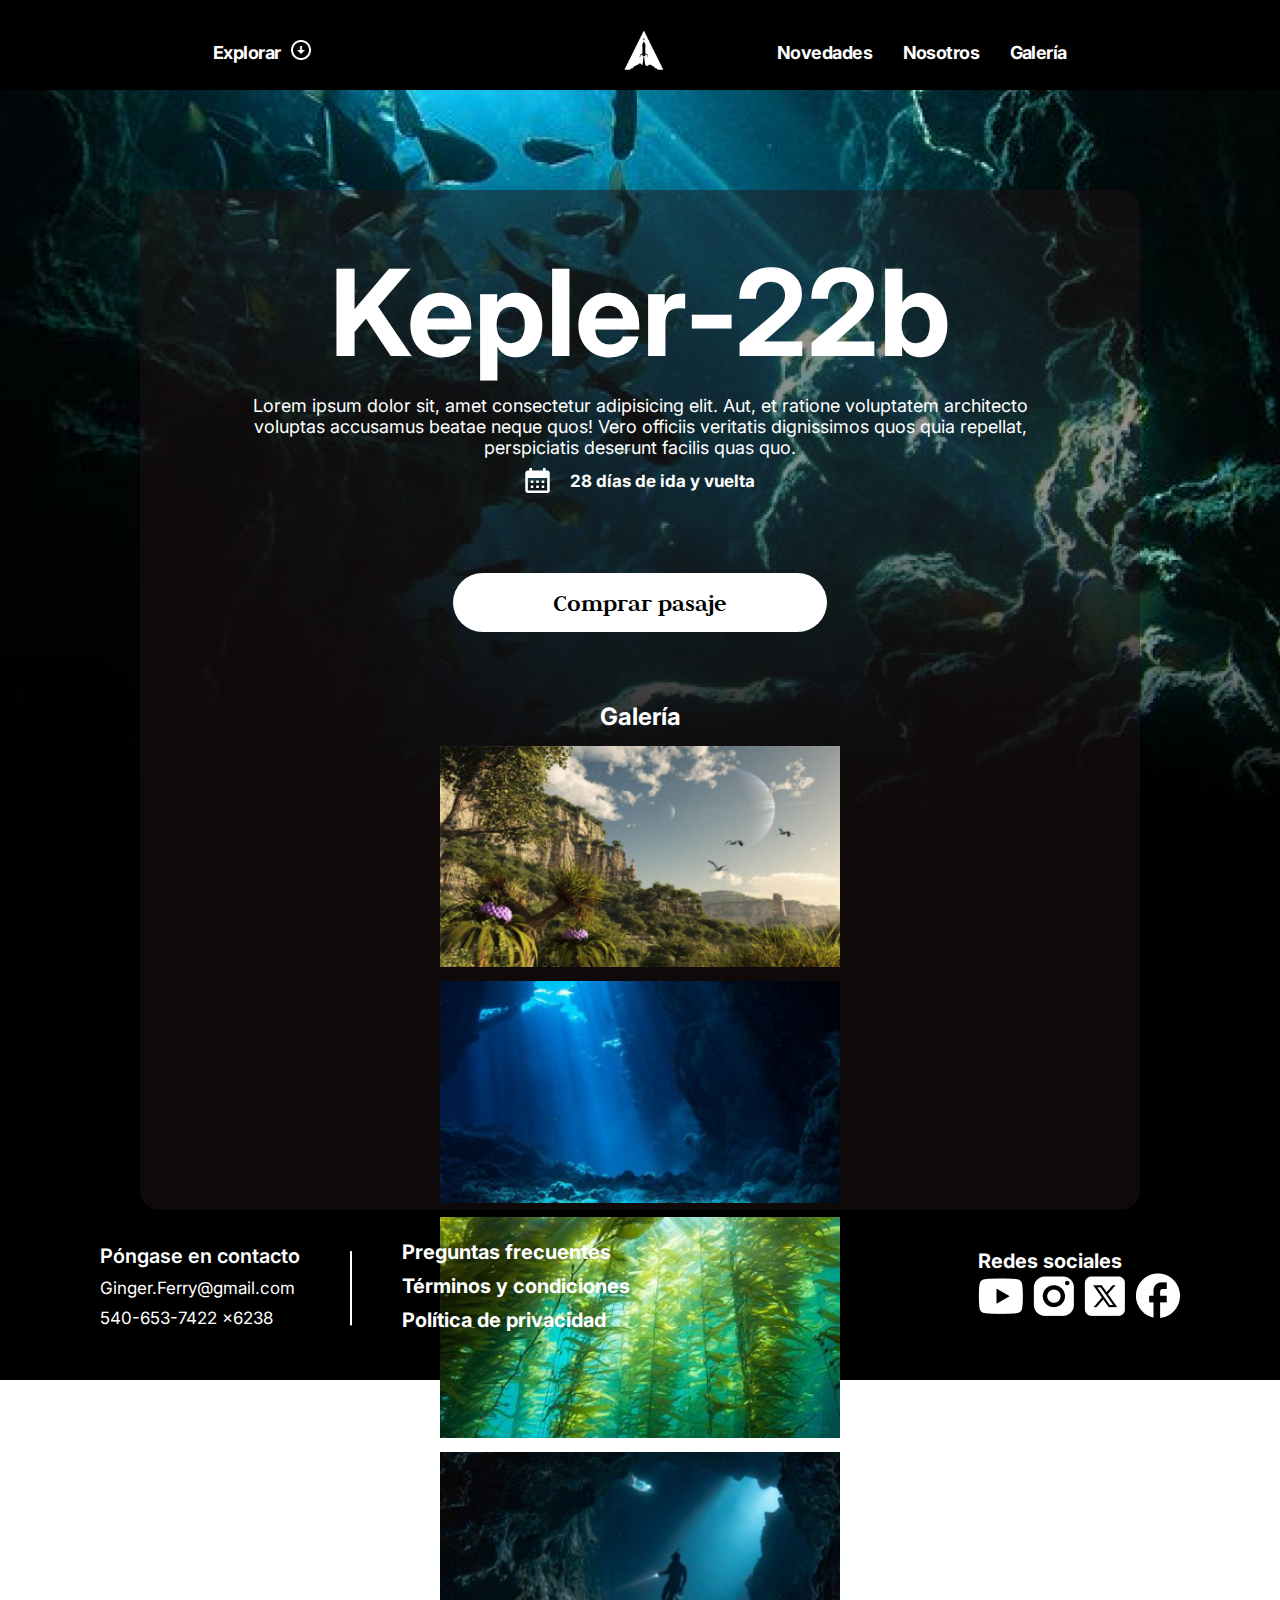
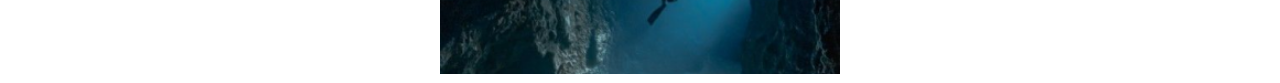
<file: pages/kepler.html>
<!DOCTYPE html>
<html lang="en">
<head>
    <meta charset="UTF-8">
    <meta name="viewport" content="width=device-width, initial-scale=1.0">
    <title>Kepler</title>
    <link rel="stylesheet" href="../css/styles.css">
</head>
<body>
    <header class="mainHeader">
        <section class="header">
            <section>
                <div>
                    <ul class="explorar">
                        <div>
                            <li>Explorar</li>
                        </div>
                        <div>
                            <li>
                                <a href="#">
                                    <img src="../assets/img/iconos/flechitaAbajo.png" alt="flechitaAbajo">
                                    <ul class="explorarVertical">
                                        <li><a href="./kepler.html">Kepler</a></li>
                                        <li><a href="./luna.html">Luna</a></li>
                                        <li><a href="./marte.html">Marte</a></li>
                                        <li><a href="#">Europa</a></li>
                                        <li><a href="#">Titán</a></li>
                                    </ul>
                                </a>
                            </li>
                        </div>
                    </ul>
                </div>
            </section>
            <section>
                <div>
                    <ul id="inicio">
                        <li><a href="../index.html"><img src="../assets/img/iconos/iconoEmpresa.png" alt="inicio"></a></li>
                    </ul>
                </div>
            </section>
            <section>
                <div>
                    <ul class="masInfo">
                        <li><a href="#">Novedades</a></li>
                        <li><a href="#">Nosotros</a></li>
                        <li><a href="#">Galería</a></li>
                    </ul>
                </div>
            </section>
        </section>
    </header>
    <main class="mainKepler">
        <section class="xSection">
            <section class="nombreTitular">
                <div>
                    <h2>Kepler-22b</h2>
                </div>
            </section>
            <section class="desc">
                <div>
                    <ul>
                        <li>Lorem ipsum dolor sit, amet consectetur adipisicing elit. 
                            Aut, et ratione voluptatem architecto voluptas accusamus 
                            beatae neque quos! Vero officiis veritatis dignissimos quos 
                            quia repellat, perspiciatis deserunt facilis quas quo.
                        </li>
                    </ul>
                </div>
                <div class="dias">
                    <article>
                        <img src="../assets/img/iconos/calendario.png" alt="calendario">
                        <p>28 días de ida y vuelta</p>
                    </article>
                </div>
            </section>
            <section>
                <div class="comprarPasaje">
                    <a href="./pago.html">
                        <button>Comprar pasaje</button>
                    </a>
                </div>
            </section>
                    <div>
                        <h2>Galería</h2>
                    </div>
                    <div class="photos">
                        <img src="../assets/img/galeria/imgKepler1.png" alt="imagen de kepler n1">
                        <img src="../assets/img/galeria/imgKepler2.png" alt="imagen de kepler n2">
                        <img src="../assets/img/galeria/imgKepler3.png" alt="imagen de kepler n3">
                        <img src="../assets/img/galeria/imgKepler4.png" alt="imagen de kepler n4">
                    </div>
                </article>
            </section>
        </section>
    </main>
    <footer id="mainFooter">
        <section class="footer">
            <section>
                <div>
                    <ul>
                        <li>Póngase en contacto</li>
                        <li class="dt">Ginger.Ferry@gmail.com</li>
                        <li class="dt">540-653-7422 x6238</li>
                    </ul>
                </div>
                <div>
                    <img src="../assets/img/iconos/divisor.png" alt="">
                </div>
                <div>
                    <ul>
                        <li><a href="#"><h4>Preguntas frecuentes</h4></a></li>
                        <li><a href="#"><h4>Términos y condiciones</h4></a></li>
                        <li><a href="#"><h4>Política de privacidad</h4></a></li>
                    </ul>
                </div>
            </section>
            <section>
                <h4>Redes sociales
                    <div>
                        <ul class="iconosRedes">
                            <li><a href="https://www.youtube.com/" target="_blank"><img src="../assets/img/iconos/youtube.png" alt="youtube"></a></li>
                            <li><a href="https://www.instagram.com/" target="_blank"><img src="../assets/img/iconos/instagram.png" alt="instagram"></a></li>
                            <li><a href="https://x.com/home" target="_blank"><img src="../assets/img/iconos/x.png" alt="x"></a></li>
                            <li><a href="https://www.facebook.com/" target="_blank"><img src="../assets/img/iconos/facebook.png" alt="facebook"></a></li>
                        </ul>
                    </div>
                </h4>
            </section>
        </section>
    </footer>
</body>
</html>
</file>
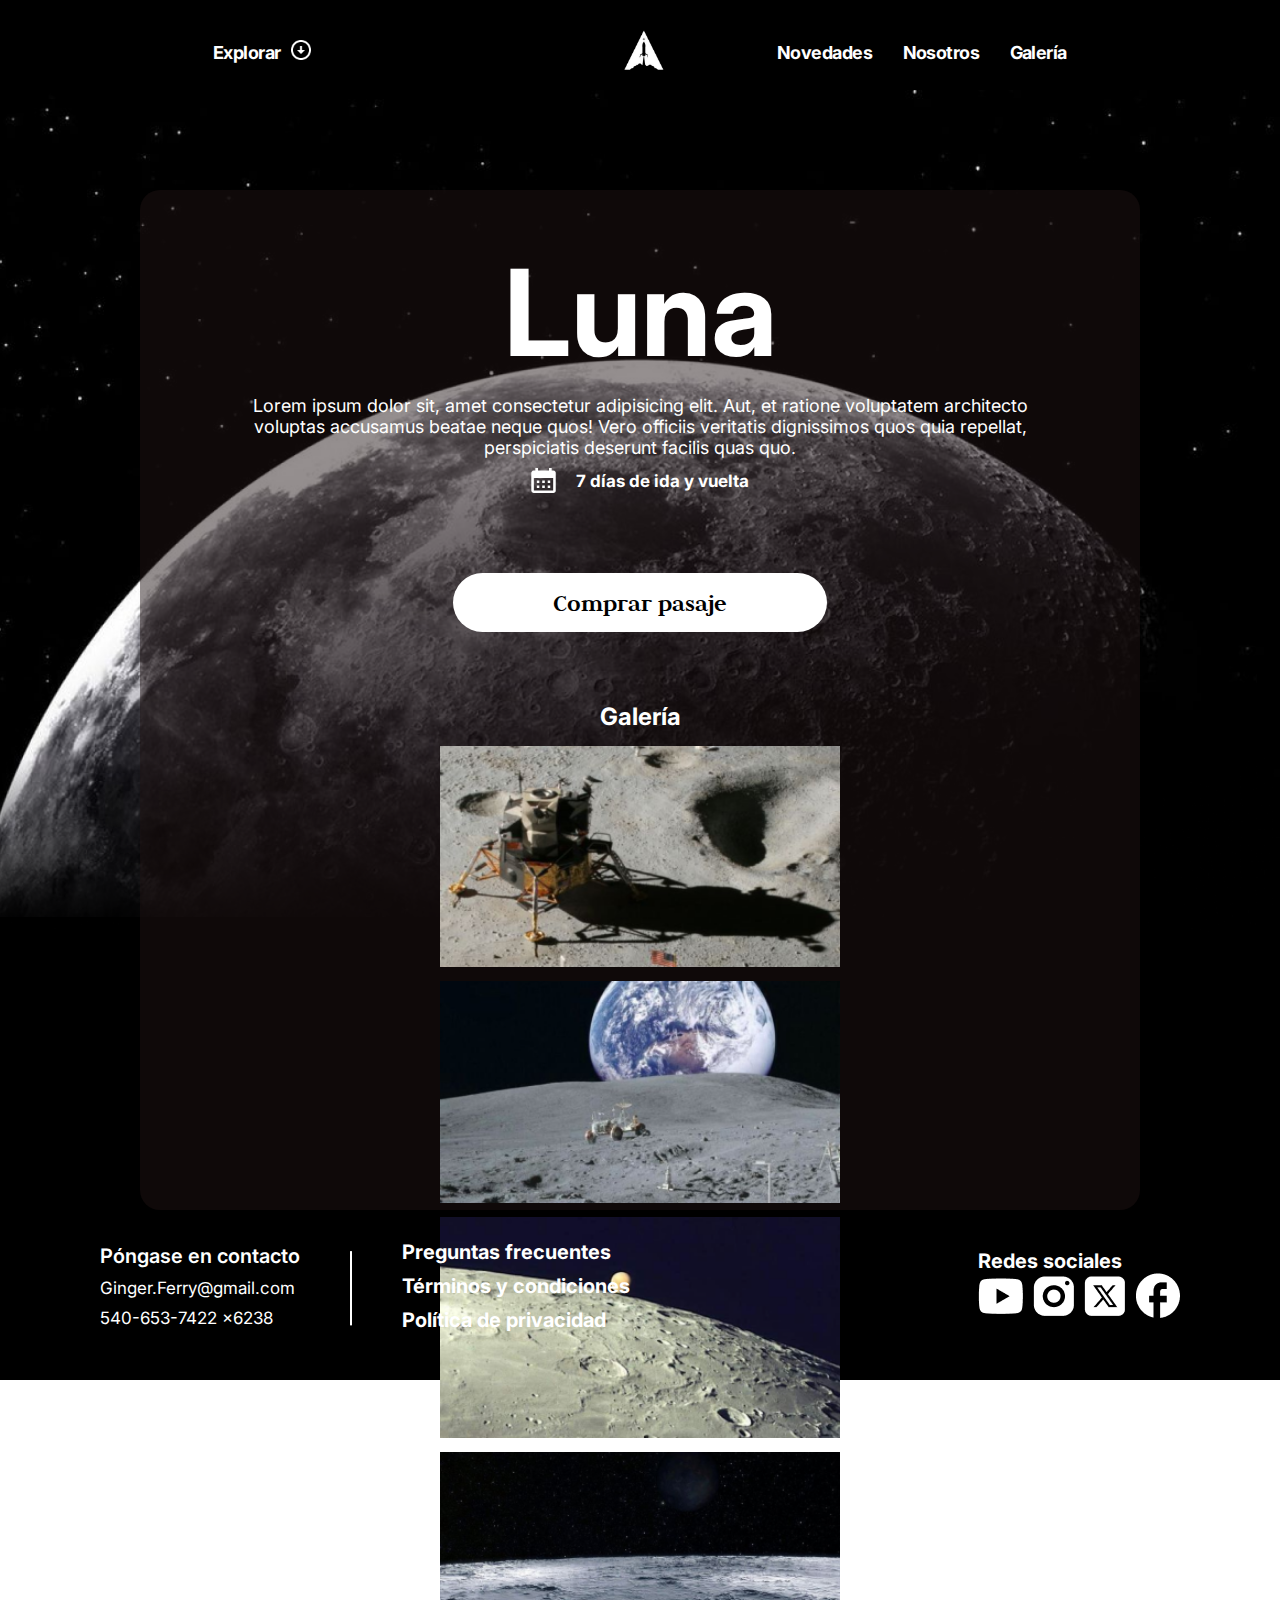
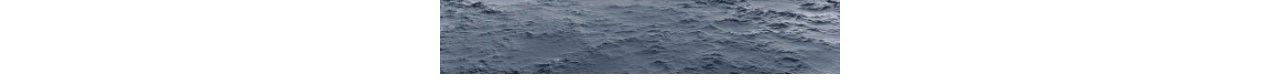
<file: pages/luna.html>
<!DOCTYPE html>
<html lang="en">
<head>
    <meta charset="UTF-8">
    <meta name="viewport" content="width=device-width, initial-scale=1.0">
    <title>Luna</title>
    <link rel="stylesheet" href="../css/styles.css">
</head>
<body>
    <header class="mainHeader">
        <section class="header">
            <section>
                <div>
                    <ul class="explorar">
                        <div>
                            <li>Explorar</li>
                        </div>
                        <div>
                            <li>
                                <a href="#">
                                    <img src="../assets/img/iconos/flechitaAbajo.png" alt="flechitaAbajo">
                                    <ul class="explorarVertical">
                                        <li><a href="./kepler.html">Kepler</a></li>
                                        <li><a href="./luna.html">Luna</a></li>
                                        <li><a href="./marte.html">Marte</a></li>
                                        <li><a href="#">Europa</a></li>
                                        <li><a href="#">Titán</a></li>
                                    </ul>
                                </a>
                            </li>
                        </div>
                    </ul>
                </div>
            </section>
            <section>
                <div>
                    <ul id="inicio">
                        <li><a href="../index.html"><img src="../assets/img/iconos/iconoEmpresa.png" alt="inicio"></a></li>
                    </ul>
                </div>
            </section>
            <section>
                <div>
                    <ul class="masInfo">
                        <li><a href="#">Novedades</a></li>
                        <li><a href="#">Nosotros</a></li>
                        <li><a href="#">Galería</a></li>
                    </ul>
                </div>
            </section>
        </section>
    </header>
    <main class="mainLuna">
        <section class="xSection">
            <section class="nombreTitular">
                <div>
                    <h2>Luna</h2>
                </div>
            </section>
            <section class="desc">
                <div>
                    <ul>
                        <li>Lorem ipsum dolor sit, amet consectetur adipisicing elit. 
                            Aut, et ratione voluptatem architecto voluptas accusamus 
                            beatae neque quos! Vero officiis veritatis dignissimos quos 
                            quia repellat, perspiciatis deserunt facilis quas quo.
                        </li>
                    </ul>
                </div>
                <div class="dias">
                    <article>
                        <img src="../assets/img/iconos/calendario.png" alt="calendario">
                        <p>7 días de ida y vuelta</p>
                    </article>
                </div>
            </section>
            <section>
                <div class="comprarPasaje">
                    <a href="./pago.html">
                        <button>Comprar pasaje</button>
                    </a>
                </div>
            </section>
                    <div>
                        <h2>Galería</h2>
                    </div>
                    <div class="photos">
                        <img src="../assets/img/galeria/imgLuna1.png" alt="imagen de luna n1">
                        <img src="../assets/img/galeria/imgLuna2.png" alt="imagen de luna n2">
                        <img src="../assets/img/galeria/imgLuna3.png" alt="imagen de luna n3">
                        <img src="../assets/img/galeria/imgLuna4.png" alt="imagen de luna n4">
                    </div>
                </article>
            </section>
        </section>
    </main>
    <footer id="mainFooter">
        <section class="footer">
            <section>
                <div>
                    <ul>
                        <li>Póngase en contacto</li>
                        <li class="dt">Ginger.Ferry@gmail.com</li>
                        <li class="dt">540-653-7422 x6238</li>
                    </ul>
                </div>
                <div>
                    <img src="../assets/img/iconos/divisor.png" alt="">
                </div>
                <div>
                    <ul>
                        <li><a href="#"><h4>Preguntas frecuentes</h4></a></li>
                        <li><a href="#"><h4>Términos y condiciones</h4></a></li>
                        <li><a href="#"><h4>Política de privacidad</h4></a></li>
                    </ul>
                </div>
            </section>
            <section>
                <h4>Redes sociales
                    <div>
                        <ul class="iconosRedes">
                            <li><a href="https://www.youtube.com/" target="_blank"><img src="../assets/img/iconos/youtube.png" alt="youtube"></a></li>
                            <li><a href="https://www.instagram.com/" target="_blank"><img src="../assets/img/iconos/instagram.png" alt="instagram"></a></li>
                            <li><a href="https://x.com/home" target="_blank"><img src="../assets/img/iconos/x.png" alt="x"></a></li>
                            <li><a href="https://www.facebook.com/" target="_blank"><img src="../assets/img/iconos/facebook.png" alt="facebook"></a></li>
                        </ul>
                    </div>
                </h4>
            </section>
        </section>
    </footer>
</body>
</html>
</file>
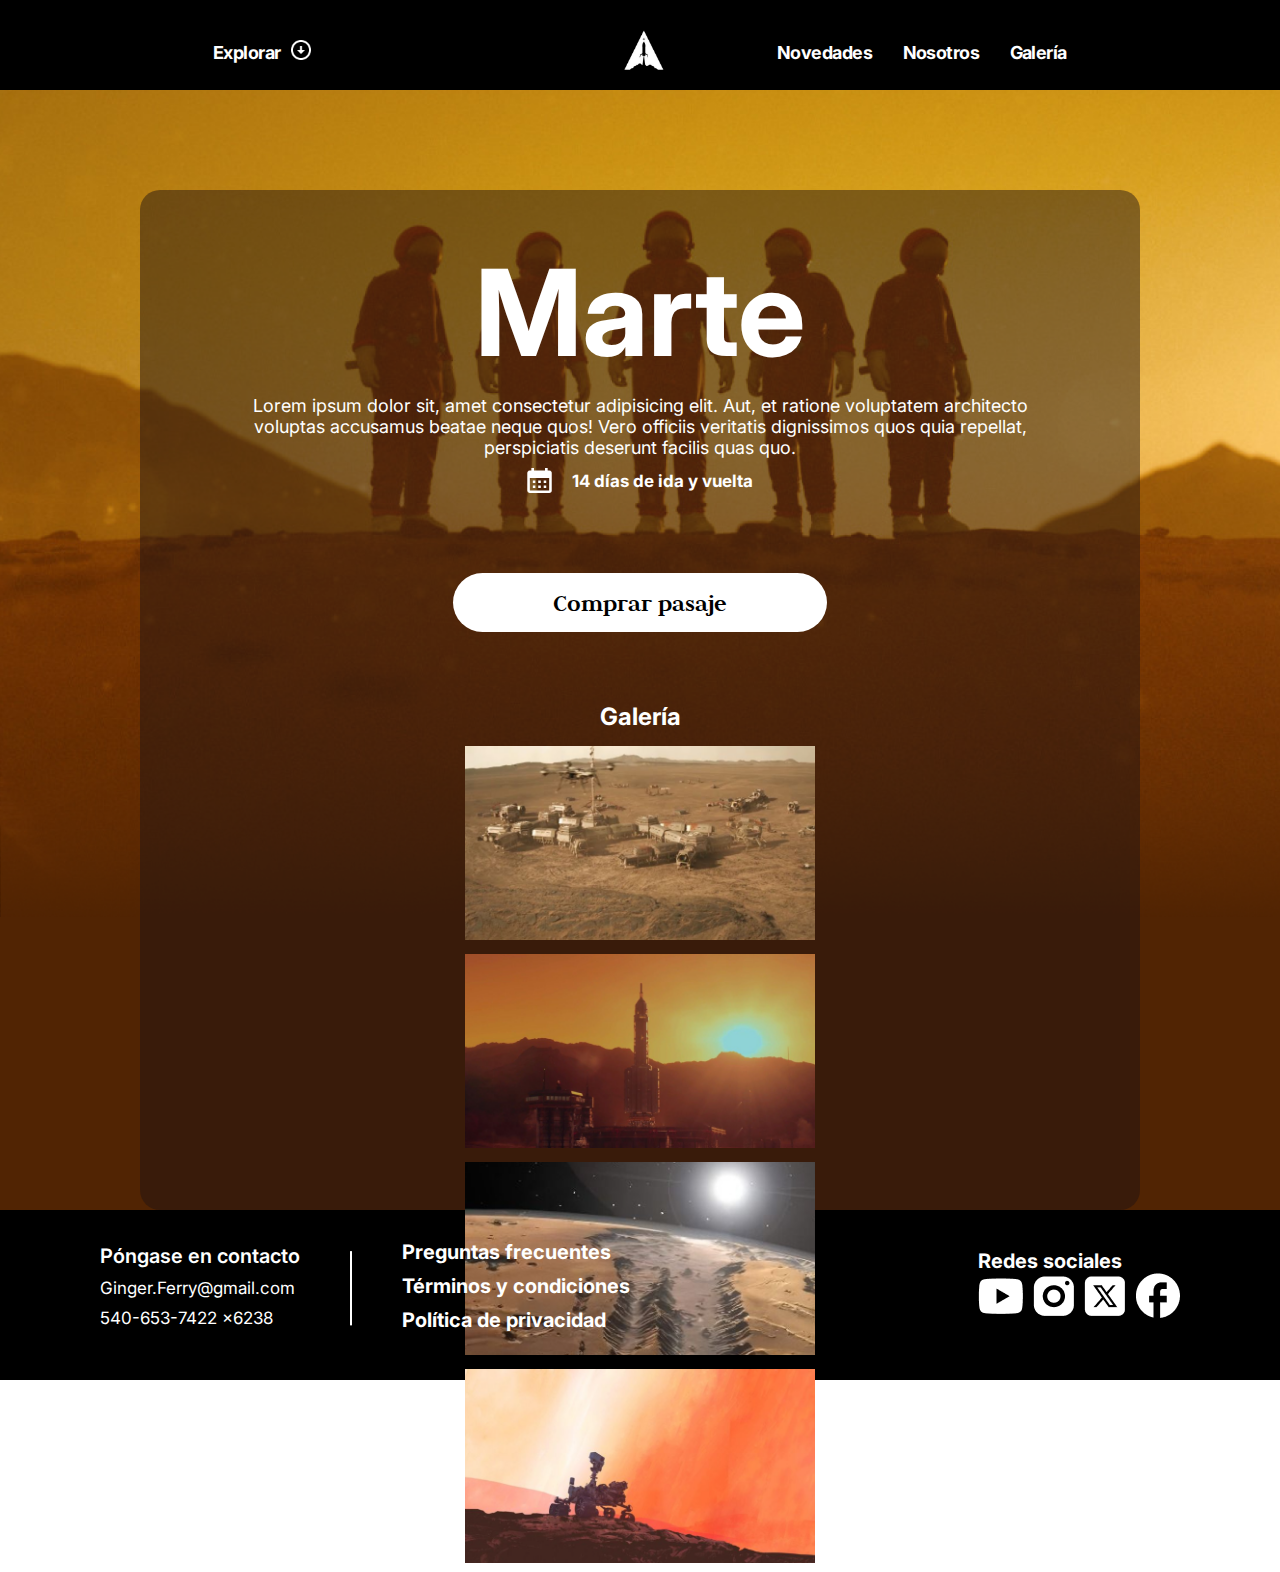
<file: pages/marte.html>
<!DOCTYPE html>
<html lang="en">
<head>
    <meta charset="UTF-8">
    <meta name="viewport" content="width=device-width, initial-scale=1.0">
    <title>Marte</title>
    <link rel="stylesheet" href="../css/styles.css">
</head>
<body>
    <header class="mainHeader">
        <section class="header">
            <section>
                <div>
                    <ul class="explorar">
                        <div>
                            <li>Explorar</li>
                        </div>
                        <div>
                            <li>
                                <a href="#">
                                    <img src="../assets/img/iconos/flechitaAbajo.png" alt="flechitaAbajo">
                                    <ul class="explorarVertical">
                                        <li><a href="./kepler.html">Kepler</a></li>
                                        <li><a href="./luna.html">Luna</a></li>
                                        <li><a href="./marte.html">Marte</a></li>
                                        <li><a href="#">Europa</a></li>
                                        <li><a href="#">Titán</a></li>
                                    </ul>
                                </a>
                            </li>
                        </div>
                    </ul>
                </div>
            </section>
            <section>
                <div>
                    <ul id="inicio">
                        <li><a href="../index.html"><img src="../assets/img/iconos/iconoEmpresa.png" alt="inicio"></a></li>
                    </ul>
                </div>
            </section>
            <section>
                <div>
                    <ul class="masInfo">
                        <li><a href="#">Novedades</a></li>
                        <li><a href="#">Nosotros</a></li>
                        <li><a href="#">Galería</a></li>
                    </ul>
                </div>
            </section>
        </section>
    </header>
    <main class="mainMarte">
        <section class="xSection">
            <section class="nombreTitular">
                <div>
                    <h2>Marte</h2>
                </div>
            </section>
            <section class="desc">
                <div>
                    <ul>
                        <li>Lorem ipsum dolor sit, amet consectetur adipisicing elit. 
                            Aut, et ratione voluptatem architecto voluptas accusamus 
                            beatae neque quos! Vero officiis veritatis dignissimos quos 
                            quia repellat, perspiciatis deserunt facilis quas quo.
                        </li>
                    </ul>
                </div>
                <div class="dias">
                    <article>
                        <img src="../assets/img/iconos/calendario.png" alt="calendario">
                        <p>14 días de ida y vuelta</p>
                    </article>
                </div>
            </section>
            <section>
                <div class="comprarPasaje">
                    <a href="./pago.html">
                        <button>Comprar pasaje</button>
                    </a>
                </div>
            </section>
            <section>
                <article class="galeria">
                    <div>
                        <h2>Galería</h2>
                    </div>
                    <div class="photos">
                        <img src="../assets/img/galeria/imgMarte1.png" alt="imagen de marte n1">
                        <img src="../assets/img/galeria/imgMarte2.png" alt="imagen de marte n2">
                        <img src="../assets/img/galeria/imgMarte3.png" alt="imagen de marte n3">
                        <img src="../assets/img/galeria/imgMarte4.png" alt="imagen de marte n4">
                    </div>
                </article>
            </section>
        </section>
    </main>
    <footer id="mainFooter">
        <section class="footer">
            <section>
                <div>
                    <ul>
                        <li>Póngase en contacto</li>
                        <li class="dt">Ginger.Ferry@gmail.com</li>
                        <li class="dt">540-653-7422 x6238</li>
                    </ul>
                </div>
                <div>
                    <img src="../assets/img/iconos/divisor.png" alt="">
                </div>
                <div>
                    <ul>
                        <li><a href="#"><h4>Preguntas frecuentes</h4></a></li>
                        <li><a href="#"><h4>Términos y condiciones</h4></a></li>
                        <li><a href="#"><h4>Política de privacidad</h4></a></li>
                    </ul>
                </div>
            </section>
            <section>
                <h4>Redes sociales
                    <div>
                        <ul class="iconosRedes">
                            <li><a href="https://www.youtube.com/" target="_blank"><img src="../assets/img/iconos/youtube.png" alt="youtube"></a></li>
                            <li><a href="https://www.instagram.com/" target="_blank"><img src="../assets/img/iconos/instagram.png" alt="instagram"></a></li>
                            <li><a href="https://x.com/home" target="_blank"><img src="../assets/img/iconos/x.png" alt="x"></a></li>
                            <li><a href="https://www.facebook.com/" target="_blank"><img src="../assets/img/iconos/facebook.png" alt="facebook"></a></li>
                        </ul>
                    </div>
                </h4>
            </section>
        </section>
    </footer>
</body>
</html>
</file>
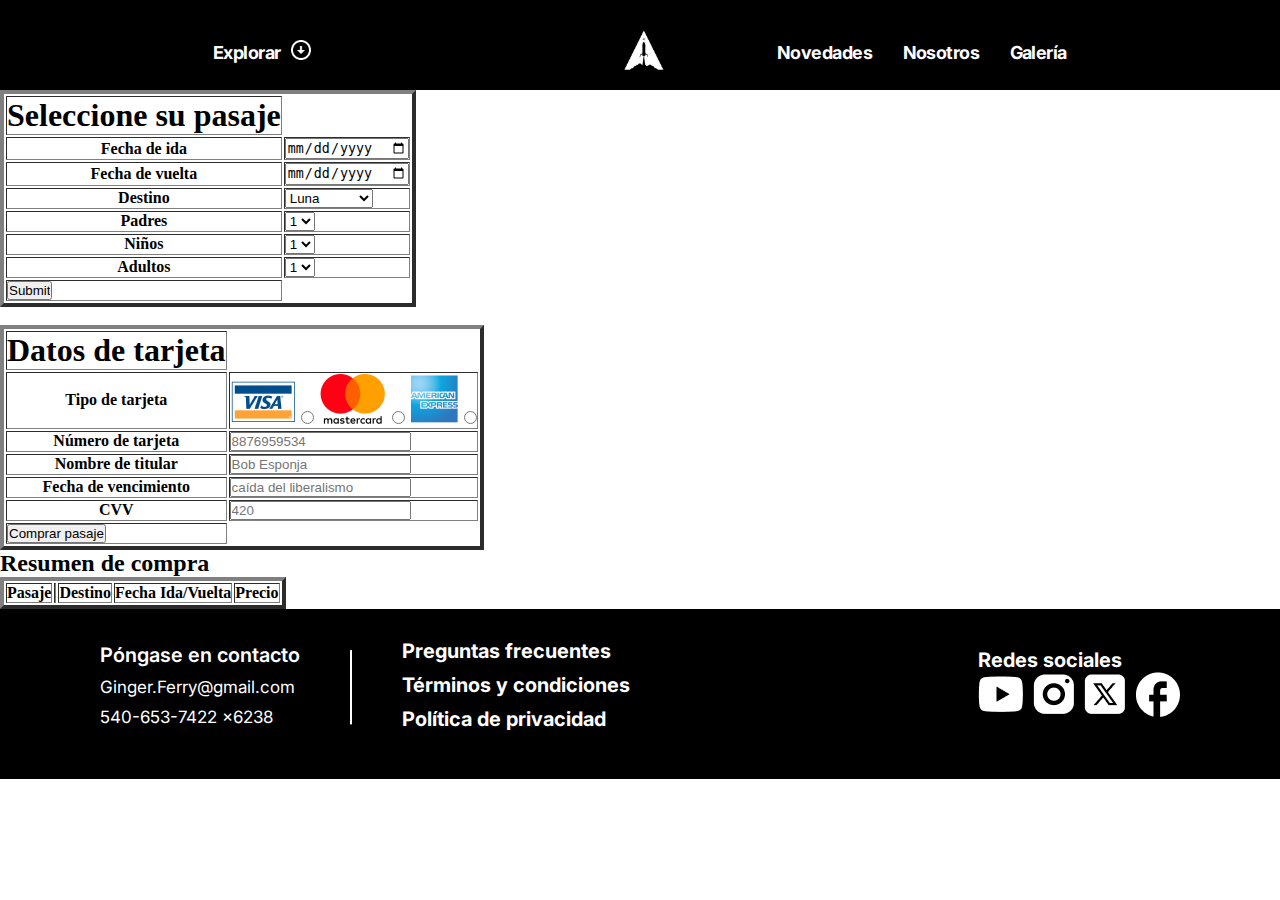
<file: pages/pago.html>
<!DOCTYPE html>
<html lang="en">
<head>
    <meta charset="UTF-8">
    <meta name="viewport" content="width=device-width, initial-scale=1.0">
    <title>Pago</title>
    <link rel="stylesheet" href="../css/styles.css">
</head>
<body>
    <header class="mainHeader">
        <section class="header">
            <section>
                <div>
                    <ul class="explorar">
                        <div>
                            <li>
                                <a href="#">Explorar</a>
                            </li>
                        </div>
                        <div>
                            <li>
                                <a href="#">
                                    <img src="../assets/img/iconos/flechitaAbajo.png" alt="flechitaAbajo">
                                    <ul class="explorarVertical">
                                        <li><a href="./pages/kepler.html">Kepler</a></li>
                                        <li><a href="./pages/luna.html">Luna</a></li>
                                        <li><a href="./pages/marte.html">Marte</a></li>
                                        <li><a href="#">Europa</a></li>
                                        <li><a href="#">Titán</a></li>
                                    </ul>
                                </a>
                            </li>
                        </div>
                    </ul>
                </div>
            </section>
            <section>
                <div>
                    <ul id="inicio">
                        <li><a href="../index.html"><img src="../assets/img/iconos/iconoEmpresa.png" alt="inicio"></a></li>
                    </ul>
                </div>
            </section>
            <section>
                <div>
                    <ul class="masInfo">
                        <li><a href="#">Novedades</a></li>
                        <li><a href="#">Nosotros</a></li>
                        <li><a href="#">Galería</a></li>
                    </ul>
                </div>
            </section>
        </section>
    </header>
    <main>
        <section>
            <form action="">
                <table border="4">
                    <div>
                        <thead>
                            <tr>
                                <th><h1>Seleccione su pasaje</h1></th>
                            </tr>
                        </thead>
                    </div>
                    <div>
                        <tbody>
                            <div>
                                <tr>
                                    <th>Fecha de ida</th>
                                    <td><input type="date" name="fechaIda"</td>
                                </tr>
                                <tr>
                                    <th>Fecha de vuelta</th>
                                    <td><input type="date" name="fechaVuelta"></td>
                                </tr>
                                <tr>
                                    <th>Destino</th>
                                    <td>
                                        <select name="destino">
                                            <option value="">Luna</option>
                                            <option value="">Marte</option>
                                            <option value="">Kepler-22b</option>
                                        </select>
                                    </td>
                                </tr>
                            </div>
                            <div>
                                <tr>
                                    <th>Padres</th>
                                    <td><select name="padres">
                                        <option value="">1</option>
                                        <option value="">2</option>
                                        <option value="">3</option>
                                        </select>
                                    </td>
                                </tr>
                                <tr>
                                    <th>Niños</th>
                                    <td><select name="ninos">
                                        <option value="">1</option>
                                        <option value="">2</option>
                                        <option value="">3</option>
                                        </select>
                                    </td>
                                </tr>
                                <tr>
                                    <th>Adultos</th>
                                    <td><select name="adultos">
                                        <option value="">1</option>
                                        <option value="">2</option>
                                        <option value="">3</option>
                                        </select>
                                    </td>
                                </tr>
                            </div>
                            <div>
                                <tr>
                                    <td><input type="button" name="button" id="button" value="Submit"></td>
                                </tr>
                            </div>
                        </tbody>
                    </div>
                </table>
            </form>
        </section>
        <section>
            <table border="4">
                <div>
                    <thead>
                        <tr>
                            <th><h1>Datos de tarjeta</h1></th>
                        </tr>
                    </thead>
                </div>
                <div>
                    <tbody>
                        <div>
                            <tr>
                                <th>Tipo de tarjeta</th>
                                <td><form action="" required>
                                        <label for="visa"><img src="../assets/img/iconos/visa-logo-2.png" alt=""></label>
                                        <input type="radio" name="visa" id="visa">
                                        <label for="mastercard"><img src="../assets/img/iconos/Mastercard-Logo-2016-2020.png" alt=""></label>
                                        <input type="radio" name="visa" id="mastercard">
                                        <label for="american"><img src="../assets/img/iconos/purepng.com-american-express-logologobrand-logoiconslogos-251519940821gg0bn 1.png" alt=""></label>
                                        <input type="radio" name="visa" id="american">
                                    </form>
                                </td>
                            </tr>
                        </div>
                        <br>
                        <div>
                            <tr>
                                <th>Número de tarjeta</th>
                                <td><input type="text" name="targNumber" id="targNumber" placeholder="8876959534" required></td>
                            </tr>
                            <tr>
                                <th>Nombre de titular</th>
                                <td><input type="text" name="nombreTitular" id="nombreTitular" placeholder="Bob Esponja" required></td>
                            </tr>
                            <tr>
                                <th>Fecha de vencimiento</th>
                                <td>
                                    <input type="text" name="fechaVencimiento" id="fechaVencimiento" placeholder="caída del liberalismo" required>
                                </td>
                            </tr>
                            <tr>
                                <th>CVV</th>
                                    <td><input type="number" name="cvv" id="cvv" placeholder="420" required></td>
                            </tr>
                        </div>
                        <div>
                            <tr id="button">
                                <td><input type="button" name="button" id="button" value="Comprar pasaje"></td>
                            </tr>
                        </div>
                    </tbody>
                </div>
            </table>
        </section>
        <section>
            <div>
                <h2>Resumen de compra</h2>
            </div>
            <div>
                <table border="4" id="show">
                    <thead>
                        <th>Pasaje</th>
                        <td></td>
                        <th>Destino</th>
                        <th>Fecha Ida/Vuelta</th>
                        <th>Precio</th>
                    </thead>
                </table><!-- acá iría el código para la transferencia de pasajes seleccionados y su precio total-->
            </div>
        </section>
    </main>
    <footer id="mainFooter">
        <section class="footer">
            <section>
                <div>
                    <ul>
                        <li>Póngase en contacto</li>
                        <li class="dt">Ginger.Ferry@gmail.com</li>
                        <li class="dt">540-653-7422 x6238</li>
                    </ul>
                </div>
                <div>
                    <img src="../assets/img/iconos/divisor.png" alt="">
                </div>
                <div>
                    <ul>
                        <li><a href="#"><h4>Preguntas frecuentes</h4></a></li>
                        <li><a href="#"><h4>Términos y condiciones</h4></a></li>
                        <li><a href="#"><h4>Política de privacidad</h4></a></li>
                    </ul>
                </div>
            </section>
            <section>
                <h4>Redes sociales
                    <div>
                        <ul class="iconosRedes">
                            <li><a href="https://www.youtube.com/" target="_blank"><img src="../assets/img/iconos/youtube.png" alt="youtube"></a></li>
                            <li><a href="https://www.instagram.com/" target="_blank"><img src="../assets/img/iconos/instagram.png" alt="instagram"></a></li>
                            <li><a href="https://x.com/home" target="_blank"><img src="../assets/img/iconos/x.png" alt="x"></a></li>
                            <li><a href="https://www.facebook.com/" target="_blank"><img src="../assets/img/iconos/facebook.png" alt="facebook"></a></li>
                        </ul>
                    </div>
                </h4>
            </section>
        </section>
    </footer>
</body>
</html>
</file>
<file: css/styles.css>
@import url('https://fonts.googleapis.com/css2?family=Inter:wght@100..900&display=swap');
@import url('https://fonts.googleapis.com/css2?family=Judson:ital,wght@0,400;0,700;1,400&family=Work+Sans:ital,wght@0,100..900;1,100..900&display=swap');

*{
    margin: 0;
    padding: 0;
    box-sizing: border-box;
}
/*header*/
.mainHeader{
    background-color: rgb(0, 0, 0);
    height: 5.625rem;
}
.header{
    color: white;
    font-weight: 700;
    font-size: 1.125rem;
    display: flex;
    justify-content: space-evenly;
    font-family: "Inter", sans-serif;
    align-items: center;
    padding: 1.875rem 6.25rem 1.875rem 6.25rem;
    letter-spacing: -0.0313rem;
}
.header section{
    display: flex;
    gap: 3.125rem;
}
.header section div ul li{
    list-style: none;
}
.header section div ul li a{
    text-decoration: none;
    color: white;
}
.explorar{
    display: flex;
    align-items: center;
    gap: .625rem;
}
.explorar li a img{
    height: 1.25rem;
    width: 1.25rem;
}
.explorarVertical{
    position: absolute;
    display: none;
    width: 9.375rem;
    background-color: rgba(0, 0, 0, 0.705);
    margin-left: -6.25rem;
    border-radius: .3125rem;
    text-align: left;
}
.explorar li:hover .explorarVertical{
    display: block;
}
.explorarVertical li{
    padding: .8125rem 1rem .8125rem 1rem;
}
.explorarVertical li:hover{
    background-color: rgba(15, 15, 15, 0.281);
}
.masInfo{
    display: flex;
    align-items: center;
    gap: 1.875rem;
}
#inicio{
    margin-left: 12.5rem;
}
#inicio li a img{
    height: 40px;
    width: 2.5rem;
}
/*main*/
.main-title{
    height: 35.625rem;
    background-repeat: no-repeat;
    background-size: cover;
    background-position: center;
    background-image: url(../assets/img/wallpapers/1299437\ 1.png);
    font-family: "Inter", sans-serif;
}
.explora-el-cosmos-block{
    color: white;
    margin: 0rem 6.25rem;
    font-weight: bold;
    letter-spacing: -0.1875rem;
    text-align: center;
}   
.explora-el-cosmos-block h1{
    padding-top: 5rem;
    font-size: 6.25rem;
    font-weight: bold;
}
.explora-el-cosmos-block h1 span{
    display: block;
}
.main-section{
    height: 34.375rem;
    padding: 2.5rem 12.5rem 2.5rem 12.5rem;
    background-color: rgb(255, 255, 255);
    font-family: "Inter", sans-serif;
}
.description{
    font-size: 1.0625rem;
    font-weight: 300;
    letter-spacing: -0.0625rem;
    padding: 0px 15.625rem;
}
.description span{
    font-weight: 500;
}
.explora-el-cosmos-block button{
    margin-top: 1.875rem;
    padding: .9375rem;
    border: 0;
    border-color: rgb(82, 149, 97);
    border-radius: 1.25rem;
    font-family: "Inter", sans-serif;
    background-color: rgb(82, 149, 97);
    color: white;
    font-weight: 700;
    font-size: large;
    cursor: pointer;
}
.multimedia-block-main-title{
    height: 40.625rem;
    background-repeat: no-repeat;
    background-size: cover;
    background-position: center;
    background-image: url(../assets/img/wallpapers/Rectangle\ 51.png);
    font-family: "Inter", sans-serif;
}
.multimedia-block{
    text-align: right;
    margin: 0rem 6.25rem;
    color: white;
    padding-top: 400px;
    letter-spacing: -0.1875rem;
}
.multimedia-block h1{
    font-size: 5rem;
}
.multimedia-block h3{
    font-size: 1.0625rem;
    font-weight: 300;
    letter-spacing: -0.0625rem;
}
.multimedia-block h3 span{
    display: block;
}
/* sección landing page genérico =3 */
/*sección landing page específico =3*/
.conocer-mas a{
    text-decoration: none;
    color: rgb(0, 0, 0);
    display: flex;
    align-items: center;
    font-size: 1.875rem;
    font-family: "Inter", sans-serif;
}
.conocer-mas img{
    height: 1.875rem;
}
.contenedor-cards{
    display: flex;
    flex-wrap: wrap;
    align-content: end;
    justify-content: space-around;
}
.card{
    width: 15.625rem;
    height: 21.875rem;
}
.card a img{
    width: 100%;
    height: 100%;
}
.grids{
    display: grid;
    grid-template-columns: 17.5rem 25rem 17.5rem;
    grid-template-rows: repeat(2, 13.125rem);
    grid-template-areas: 
        "s1 s5 s3"
        "s4 s5 s2"
    ;
    gap: .625rem;
}
.grids div img{
    width: 100%;
    height: 100%;
    border-radius: .3125rem;
}
.s1{
    grid-area: s1;
}
.s2{
    grid-area: s2;
}
.s3{
    grid-area: s3;
}
.s4{
    grid-area: s4;
}
.s5{
    grid-area: s5;

}
.galeria-completa{
    color: rgba(0, 0, 0, 0.952);
    display: flex;
    align-items: start;
    margin-left: 2.5rem;
    font-size: 3.125rem;
    display: block;
    letter-spacing: -0.1875rem;
}
.galeria.galeria-completa img{
}
.grids-2{
    height: 34.375rem;
    padding: 2.5rem 12.5rem 2.5rem 12.5rem;
    background-color: rgb(255, 255, 255);
    font-family: "Inter", sans-serif;
    display: grid;
    grid-template-areas:
    "grids galeria-completa"
    ;
}

/* específicos */
.mainKepler{
    display: flex;
    height: 70rem;
    background-image: url(../assets/img/wallpapers/backgroundKepler.png);
    background-repeat: no-repeat;
    background-size: cover;
    justify-content: space-around;
}
.mainLuna{
    display: flex;
    height: 70rem;
    background-image: url(../assets/img/wallpapers/backgroundLuna.png);
    background-repeat: no-repeat;
    background-size: cover;
    justify-content: space-around;
}
.mainMarte{
    display: flex;
    height: 70rem;
    background-image: url(../assets/img/wallpapers/wallpaperMarte.png);
    background-repeat: no-repeat;
    background-size: cover;
    justify-content: space-around;
}
/* generales =3 */
.xSection{
    background-color: rgba(31, 19, 19, 0.473);
    color: white;
    text-align: center;
    width: 62.5rem;
    height: 1020px;
    margin-top: 6.25rem;
    border-radius: 1.25rem;
    font-family: "Inter", sans-serif;
    font-weight: bold;
    padding: 3.125rem 6.25rem 0rem 6.25rem;
}
.nombreTitular{
    font-size: 5rem;
    flex-wrap: nowrap;
}
.desc div{
    margin: .625rem;
}
.desc div ul li{
    list-style: none;
    font-size: 1.125rem;
    font-weight: lighter;
}
.dias article{
    display: flex;
    justify-content: center;
    gap: 1.25rem;
    list-style: none;
    align-items: center;
}
.dias article img{
    width: 1.5625rem;
    height: 1.5625rem;
}
.dias article p{
    font-size: 1.0625rem;
}
.comprarPasaje a button{
    padding: .9375rem 6.25rem .9375rem 6.25rem;
    background-color: rgb(255, 255, 255);
    border-radius: 3.75rem;
    border-style: none;
    font-family: "Judson", serif;
    font-size: 1.5625rem;
    font-weight: bold;
    margin: 4.375rem;
}
.galeria{
    margin: 0rem 3.125rem;
}
.galeria div h2{
    text-align: center;
}
.photos{
    margin-top: .625rem;
}
.photos img{
    margin: .3125rem .3125rem;
    width: 50%;
}
/* footer */
#mainFooter{
    background-color: black;
    height: 10.625rem;
    padding: 1.875rem 6.25rem 1.875rem 6.25rem;
}
.footer{
    color: white;
    font-family: "Inter", sans-serif;
    display: flex;
    justify-content: space-between;
    font-weight: 600;
    font-size: 1.25rem;
}
.footer section{
    display: flex;
    gap: 3.125rem;
    align-items: center;
}
.dt{
    font-weight: 400;
    font-size: 1.0625rem;
}
.footer section div ul li{
    list-style: none;
    margin-bottom: 10px;
}
.footer section div ul li a{
    text-decoration: none;
    color: white;
}
.iconosRedes{
    display: flex;
    align-items: center;
    gap: .625rem
}
/* hola */
</file>
